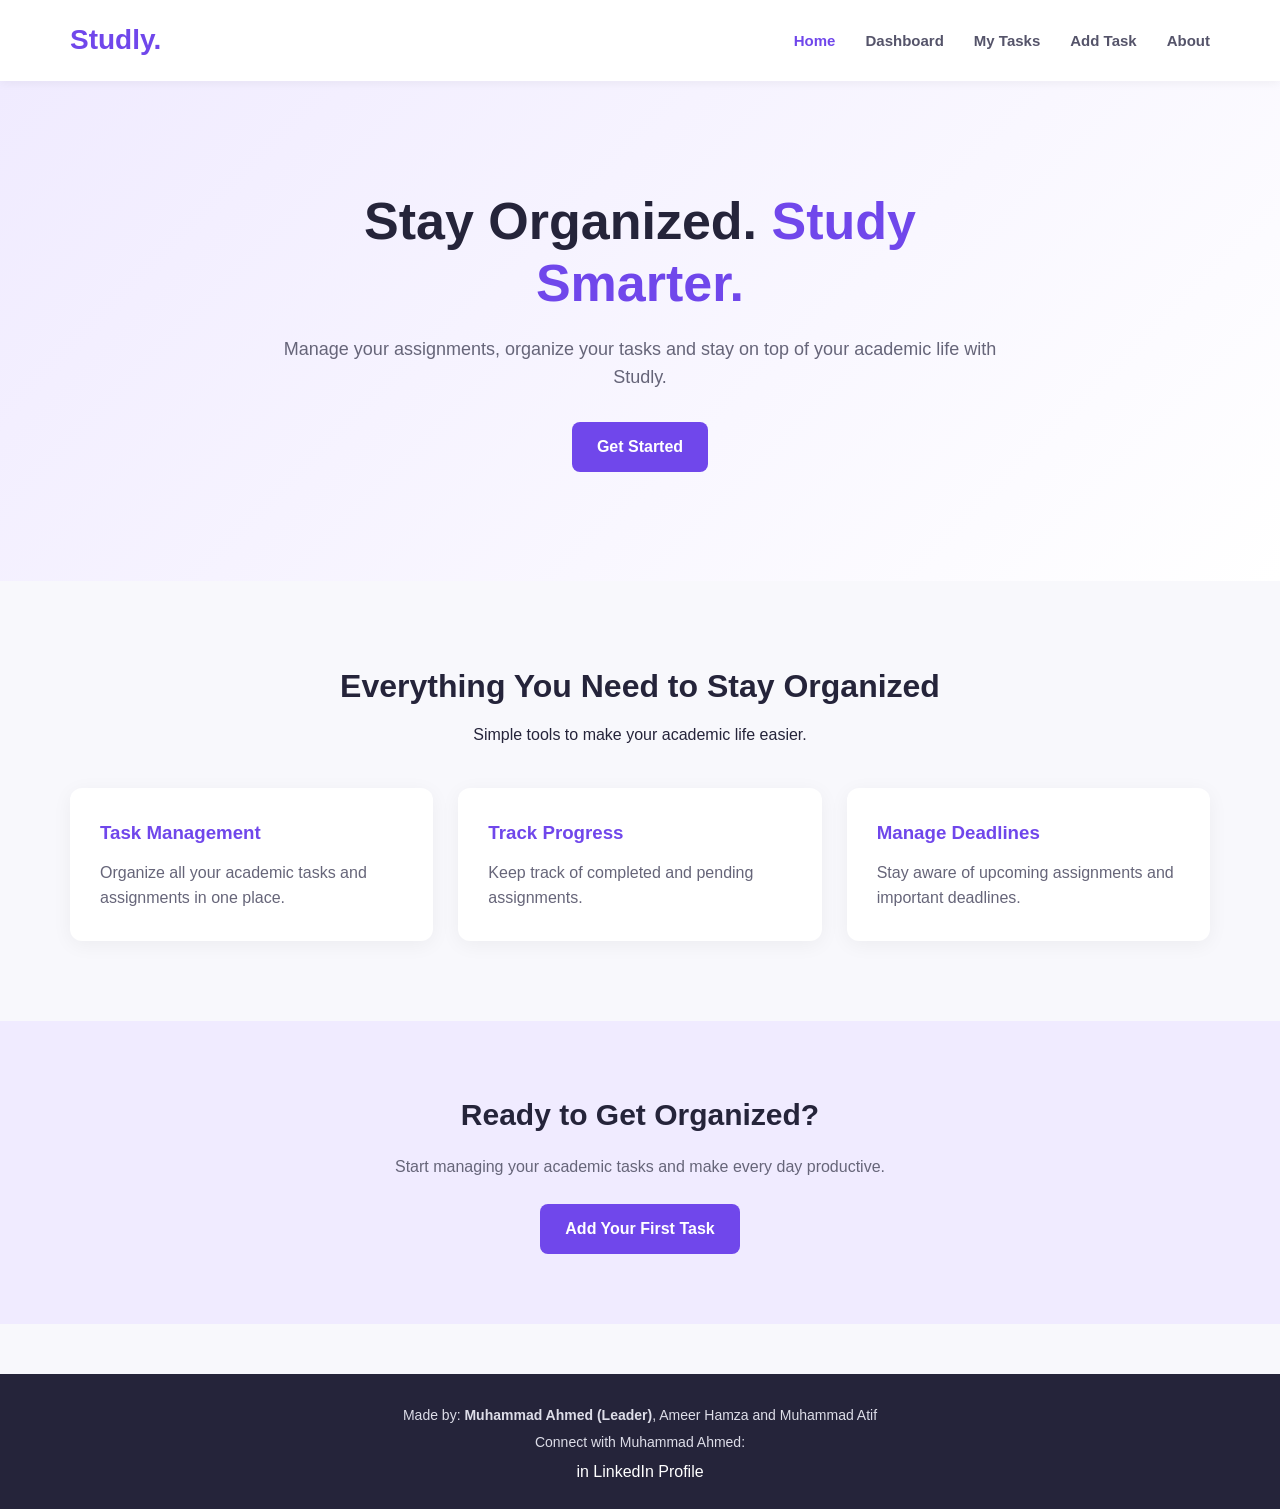
<file: index.html>
<!DOCTYPE html>
<html lang="en">

<head>
    <meta charset="UTF-8">
    <meta name="viewport" content="width=device-width, initial-scale=1.0">

    <title>Studly - Student Task Manager</title>

    <!-- CSS File -->
    <link rel="stylesheet" href="style.css">

    <!-- JavaScript File -->
    <script src="js/script.js" defer></script>
    <link rel="icon" type="image/png" href="favicon.png">
</head>

<body>

    <!-- Header Section -->
    <header class="header">

        <!-- Navigation Bar -->
        <nav class="navbar">

            <!-- Website Logo -->
            <div class="logo">
                <a href="index.html">Studly.</a>
            </div>

            <!-- Navigation Links -->
            <ul class="nav-links">

                <li>
                    <a href="index.html" class="active">Home</a>
                </li>

                <li>
                    <a href="dashboard.html">Dashboard</a>
                </li>

                <li>
                    <a href="tasks.html">My Tasks</a>
                </li>

                <li>
                    <a href="add-task.html">Add Task</a>
                </li>

                <li>
                    <a href="about.html">About</a>
                </li>

            </ul>

        </nav>

    </header>


    <!-- Main Content -->
    <main>

        <!-- Hero Section -->
        <section class="hero">

            <div class="hero-content">

                <h1>
                    Stay Organized.
                    <span>Study Smarter.</span>
                </h1>

                <p>
                    Manage your assignments, organize your tasks
                    and stay on top of your academic life with Studly.
                </p>

                <a href="dashboard.html" class="btn">
                    Get Started
                </a>

            </div>

        </section>


        <!-- Features Section -->
        <section class="features">

            <div class="section-heading">

                <h2>Everything You Need to Stay Organized</h2>

                <p>
                    Simple tools to make your academic life easier.
                </p>

            </div>


            <div class="feature-container">

                <!-- Feature One -->
                <div class="feature-card">

                    <h3>Task Management</h3>

                    <p>
                        Organize all your academic tasks
                        and assignments in one place.
                    </p>

                </div>


                <!-- Feature Two -->
                <div class="feature-card">

                    <h3>Track Progress</h3>

                    <p>
                        Keep track of completed and
                        pending assignments.
                    </p>

                </div>


                <!-- Feature Three -->
                <div class="feature-card">

                    <h3>Manage Deadlines</h3>

                    <p>
                        Stay aware of upcoming assignments
                        and important deadlines.
                    </p>

                </div>

            </div>

        </section>


        <!-- Call To Action Section -->
        <section class="cta">

            <h2>Ready to Get Organized?</h2>

            <p>
                Start managing your academic tasks
                and make every day productive.
            </p>

            <a href="add-task.html" class="btn">
                Add Your First Task
            </a>

        </section>

    </main>


    <!-- Footer Section -->
   
<!-- Footer -->
<footer class="footer">

    <p class="team-credit">
        Made by:
        <strong>Muhammad Ahmed (Leader)</strong>,
        Ameer Hamza and Muhammad Atif
    </p>

    <p class="linkedin-link">
        Connect with Muhammad Ahmed:
    </p>

    <a
        class="linkedin-profile"
        href="https://www.linkedin.com/in/muhammad-ahmed-29485931b/"
        target="_blank"
        rel="noopener noreferrer"
    >
        <span class="linkedin-icon">in</span>
        LinkedIn Profile
    </a>

</footer>


</body>

</html>
</file>
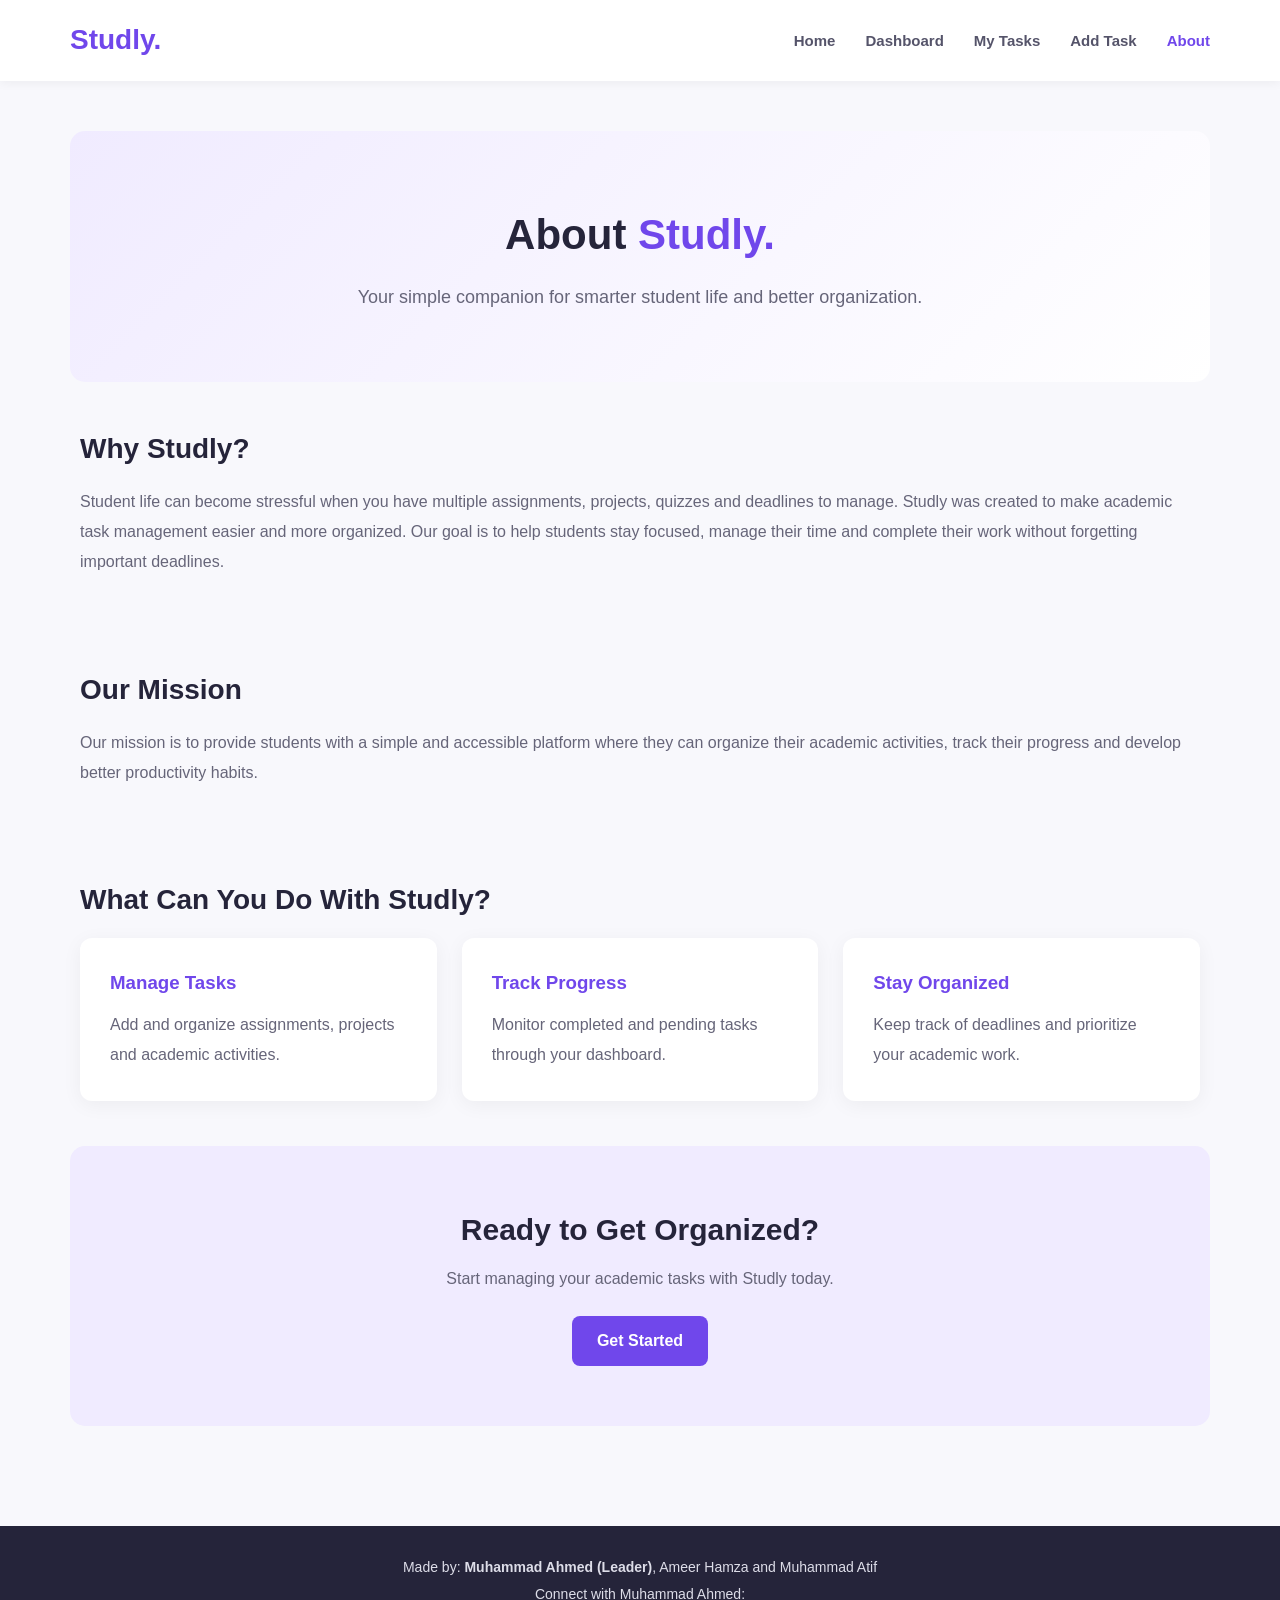
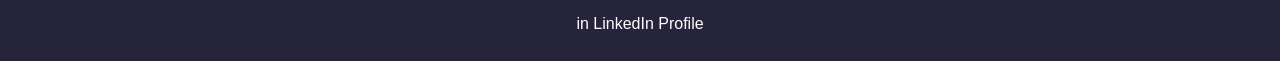
<file: about.html>
<!DOCTYPE html>
<html lang="en">
<head>
    <meta charset="UTF-8">
    <meta name="viewport" content="width=device-width, initial-scale=1.0">

    <title>About - Studly</title>

    <link rel="stylesheet" href="style.css">
    <script src="js/script.js" defer></script>
    <link rel="icon" type="image/png" href="favicon.png">
</head>
<body>

    <!-- Header and Navigation -->
    <header class="header">
        <nav class="navbar">

            <div class="logo">
                <a href="index.html">Studly.</a>
            </div>

            <ul class="nav-links">
                <li><a href="index.html">Home</a></li>
                <li><a href="dashboard.html">Dashboard</a></li>
                <li><a href="tasks.html">My Tasks</a></li>
                <li><a href="add-task.html">Add Task</a></li>
                <li><a href="about.html" class="active">About</a></li>
            </ul>

        </nav>
    </header>


    <!-- About Main Section -->
    <main class="about-page">

        <!-- Introduction -->
        <section class="about-hero">

            <h1>About <span>Studly.</span></h1>

            <p>
                Your simple companion for smarter
                student life and better organization.
            </p>

        </section>


        <!-- Our Story -->
        <section class="about-section">

            <h2>Why Studly?</h2>

            <p>
                Student life can become stressful when you
                have multiple assignments, projects, quizzes
                and deadlines to manage.

                Studly was created to make academic task
                management easier and more organized.

                Our goal is to help students stay focused,
                manage their time and complete their work
                without forgetting important deadlines.
            </p>

        </section>


        <!-- Our Mission -->
        <section class="about-section">

            <h2>Our Mission</h2>

            <p>
                Our mission is to provide students with
                a simple and accessible platform where
                they can organize their academic activities,
                track their progress and develop better
                productivity habits.
            </p>

        </section>


        <!-- Features -->
        <section class="about-section">

            <h2>What Can You Do With Studly?</h2>

            <div class="feature-container">

                <div class="feature-card">
                    <h3>Manage Tasks</h3>

                    <p>
                        Add and organize assignments,
                        projects and academic activities.
                    </p>
                </div>


                <div class="feature-card">
                    <h3>Track Progress</h3>

                    <p>
                        Monitor completed and pending
                        tasks through your dashboard.
                    </p>
                </div>


                <div class="feature-card">
                    <h3>Stay Organized</h3>

                    <p>
                        Keep track of deadlines and
                        prioritize your academic work.
                    </p>
                </div>

            </div>

        </section>


        <!-- Call To Action -->
        <section class="about-cta">

            <h2>Ready to Get Organized?</h2>

            <p>
                Start managing your academic tasks
                with Studly today.
            </p>

            <a href="add-task.html" class="btn">
                Get Started
            </a>

        </section>

    </main>


    <!-- Footer -->
   
<!-- Footer -->
<footer class="footer">

    <p class="team-credit">
        Made by:
        <strong>Muhammad Ahmed (Leader)</strong>,
        Ameer Hamza and Muhammad Atif
    </p>

    <p class="linkedin-link">
        Connect with Muhammad Ahmed:
    </p>

    <a
        class="linkedin-profile"
        href="https://www.linkedin.com/in/muhammad-ahmed-29485931b/"
        target="_blank"
        rel="noopener noreferrer"
    >
        <span class="linkedin-icon">in</span>
        LinkedIn Profile
    </a>

</footer>


</body>
</html>
</file>
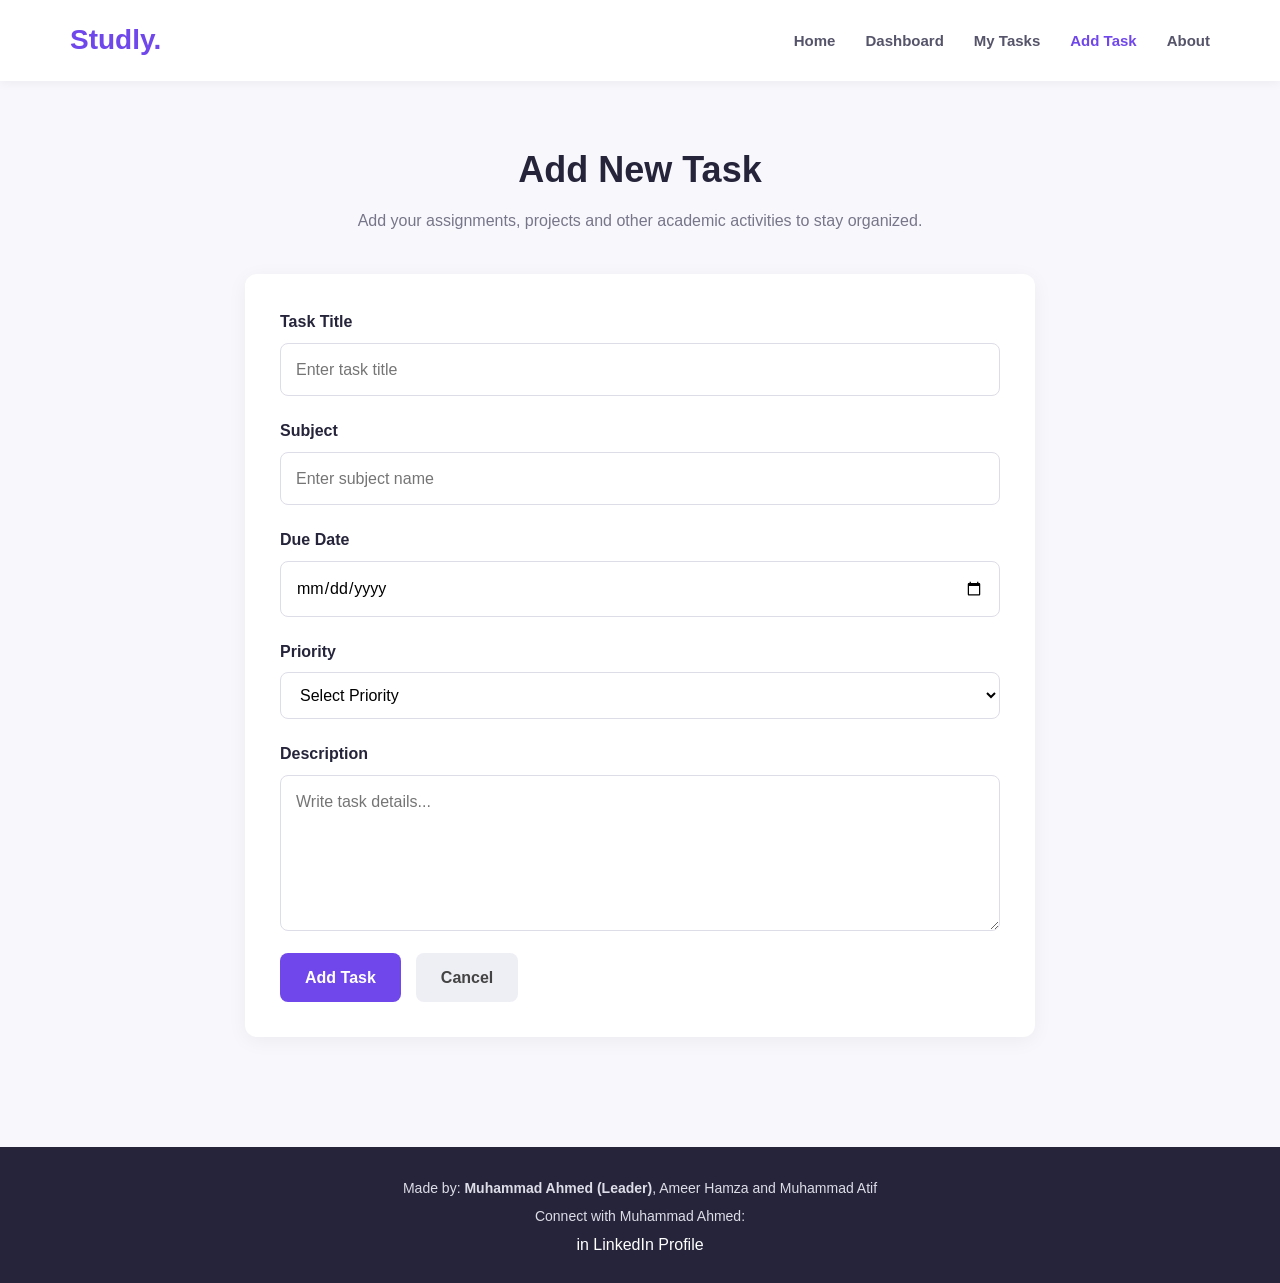
<file: add-task.html>
<!DOCTYPE html>
<html lang="en">
<head>
    <meta charset="UTF-8">
    <meta name="viewport" content="width=device-width, initial-scale=1.0">

    <title>Add Task - Studly</title>

    <link rel="stylesheet" href="style.css">
    <script src="js/script.js" defer></script>
    <link rel="icon" type="image/png" href="favicon.png">
</head>
<body>

    <!-- Header and Navigation -->
    <header class="header">
        <nav class="navbar">

            <div class="logo">
                <a href="index.html">Studly.</a>
            </div>

            <ul class="nav-links">
                <li><a href="index.html">Home</a></li>
                <li><a href="dashboard.html">Dashboard</a></li>
                <li><a href="tasks.html">My Tasks</a></li>
                <li><a href="add-task.html" class="active">Add Task</a></li>
                <li><a href="about.html">About</a></li>
            </ul>

        </nav>
    </header>


    <!-- Add Task Main Section -->
    <main class="add-task-page">

        <section class="page-heading">
            <h1>Add New Task</h1>

            <p>
                Add your assignments, projects and other
                academic activities to stay organized.
            </p>
        </section>


        <!-- Task Form -->
        <section class="task-form-container">

            <form id="task-form">

                <div class="form-group">
                    <label for="task-title">Task Title</label>

                    <input
                        type="text"
                        id="task-title"
                        placeholder="Enter task title"
                        required
                    >
                </div>


                <div class="form-group">
                    <label for="task-subject">Subject</label>

                    <input
                        type="text"
                        id="task-subject"
                        placeholder="Enter subject name"
                        required
                    >
                </div>


                <div class="form-group">
                    <label for="task-date">Due Date</label>

                    <input
                        type="date"
                        id="task-date"
                        required
                    >
                </div>


                <div class="form-group">
                    <label for="task-priority">Priority</label>

                    <select id="task-priority" required>

                        <option value="">Select Priority</option>

                        <option value="low">Low</option>

                        <option value="medium">Medium</option>

                        <option value="high">High</option>

                    </select>
                </div>


                <div class="form-group">
                    <label for="task-description">
                        Description
                    </label>

                    <textarea
                        id="task-description"
                        rows="5"
                        placeholder="Write task details..."
                    ></textarea>
                </div>


                <div class="form-buttons">

                    <button type="submit" class="btn">
                        Add Task
                    </button>

                    <a href="tasks.html" class="cancel-btn">
                        Cancel
                    </a>

                </div>

            </form>

        </section>

    </main>


    <!-- Footer -->
  
<!-- Footer -->
<footer class="footer">

    <p class="team-credit">
        Made by:
        <strong>Muhammad Ahmed (Leader)</strong>,
        Ameer Hamza and Muhammad Atif
    </p>

    <p class="linkedin-link">
        Connect with Muhammad Ahmed:
    </p>

    <a
        class="linkedin-profile"
        href="https://www.linkedin.com/in/muhammad-ahmed-29485931b/"
        target="_blank"
        rel="noopener noreferrer"
    >
        <span class="linkedin-icon">in</span>
        LinkedIn Profile
    </a>

</footer>

</body>
</html>
</file>
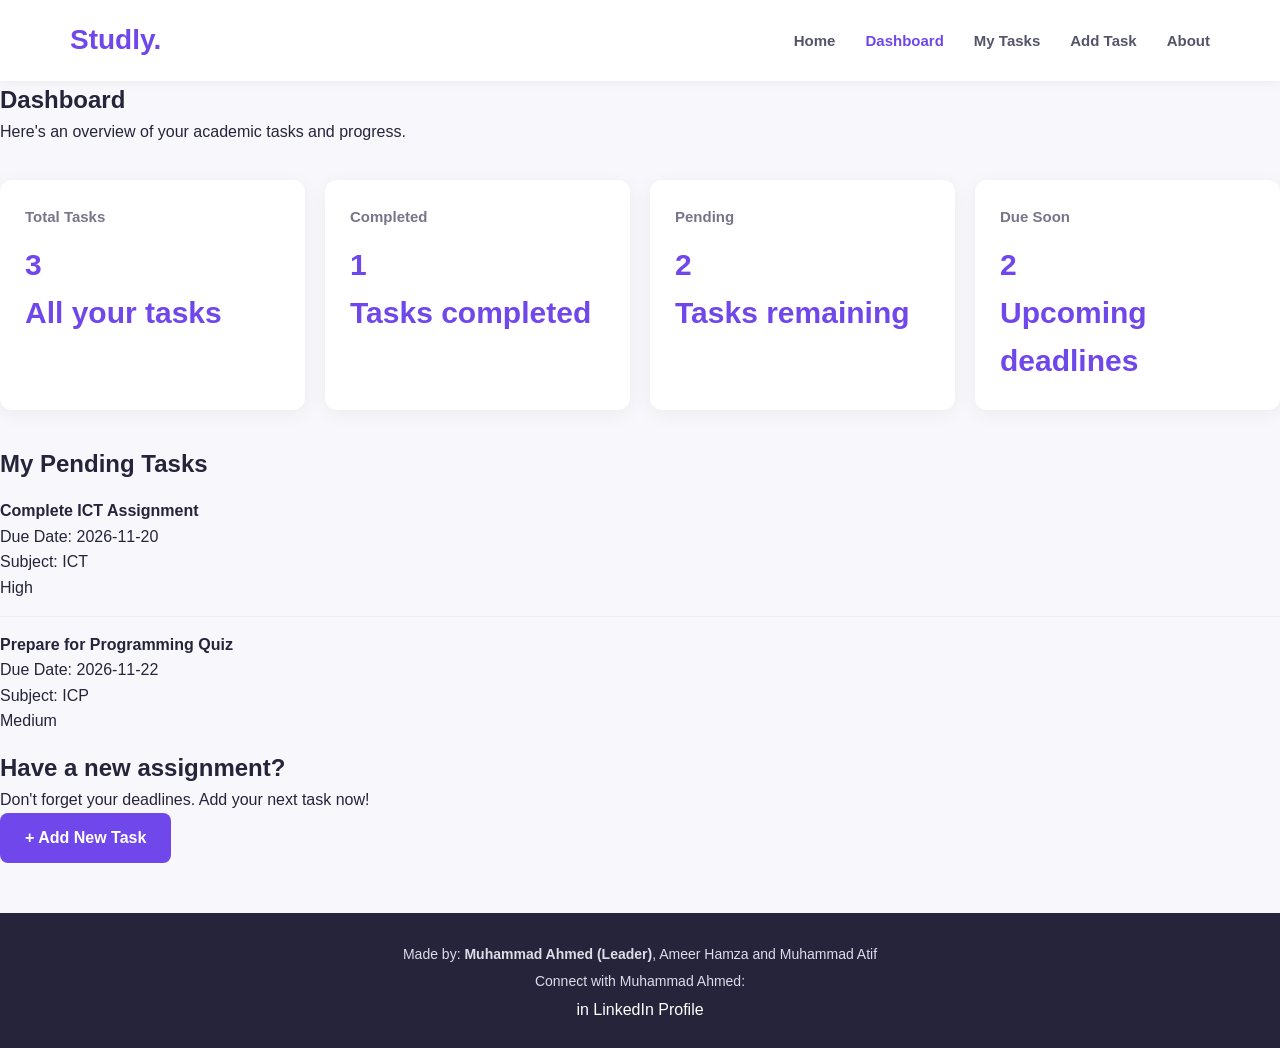
<file: dashboard.html>
<!DOCTYPE html>
<html lang="en">

<head>
    <meta charset="UTF-8">
    <meta name="viewport" content="width=device-width, initial-scale=1.0">

    <title>Dashboard - Studly</title>

    <!-- CSS File -->
    <link rel="stylesheet" href="style.css">

    <!-- JavaScript File -->
    <script src="js/script.js" defer></script>
    <link rel="icon" type="image/png" href="favicon.png">
</head>

<body>

    <!-- Header Section -->
    <header class="header">

        <nav class="navbar">

            <!-- Website Logo -->
            <div class="logo">
                <a href="index.html">Studly.</a>
            </div>

            <!-- Navigation Links -->
            <ul class="nav-links">

                <li>
                    <a href="index.html">Home</a>
                </li>

                <li>
                    <a href="dashboard.html" class="active">Dashboard</a>
                </li>

                <li>
                    <a href="tasks.html">My Tasks</a>
                </li>

                <li>
                    <a href="add-task.html">Add Task</a>
                </li>

                <li>
                    <a href="about.html">About</a>
                </li>

            </ul>

        </nav>

    </header>


    <!-- Main Dashboard -->
    <main class="dashboard">

        <!-- Dashboard Heading -->
        <section class="dashboard-heading">

            <div>
                <h1>Dashboard</h1>

                <p>
                    Here's an overview of your academic tasks and progress.
                </p>
            </div>

        </section>


        <!-- Statistics Section -->
        <section class="stats-container">

            <!-- Total Tasks -->
            <div class="stat-card">

                <h3>Total Tasks</h3>

                <p class="stat-number" id="total-tasks">0</p>

                <p>All your tasks</p>

            </div>


            <!-- Completed Tasks -->
            <div class="stat-card">

                <h3>Completed</h3>

                <p class="stat-number" id="completed-tasks">0</p>

                <p>Tasks completed</p>

            </div>


            <!-- Pending Tasks -->
            <div class="stat-card">

                <h3>Pending</h3>

                <p class="stat-number" id="pending-tasks">0</p>

                <p>Tasks remaining</p>

            </div>


            <!-- Due Tasks -->
            <div class="stat-card">

                <h3>Due Soon</h3>

                <p class="stat-number" id="due-tasks">0</p>

                <p>Upcoming deadlines</p>

            </div>

        </section>


        <!-- Pending Tasks Section -->
        <section class="dashboard-content">

            <div class="dashboard-card">

                <h2>My Pending Tasks</h2>

                <div class="deadline-list" id="pending-list">

                    <!-- Pending tasks will appear here through JavaScript -->

                </div>

            </div>

        </section>


        <!-- Quick Action -->
        <section class="quick-action">

            <h2>Have a new assignment?</h2>

            <p>
                Don't forget your deadlines. Add your next task now!
            </p>

            <a href="add-task.html" class="btn">
                + Add New Task
            </a>

        </section>

    </main>


    <!-- Footer -->
    <footer class="footer">

        <p class="team-credit">
            Made by:
            <strong>Muhammad Ahmed (Leader)</strong>,
            Ameer Hamza and Muhammad Atif
        </p>

        <p class="linkedin-link">
            Connect with Muhammad Ahmed:
        </p>

        <a
            class="linkedin-profile"
            href="https://www.linkedin.com/in/muhammad-ahmed-29485931b/"
            target="_blank"
            rel="noopener noreferrer"
        >
            <span class="linkedin-icon">in</span>
            LinkedIn Profile
        </a>

    </footer>

</body>

</html>
</file>
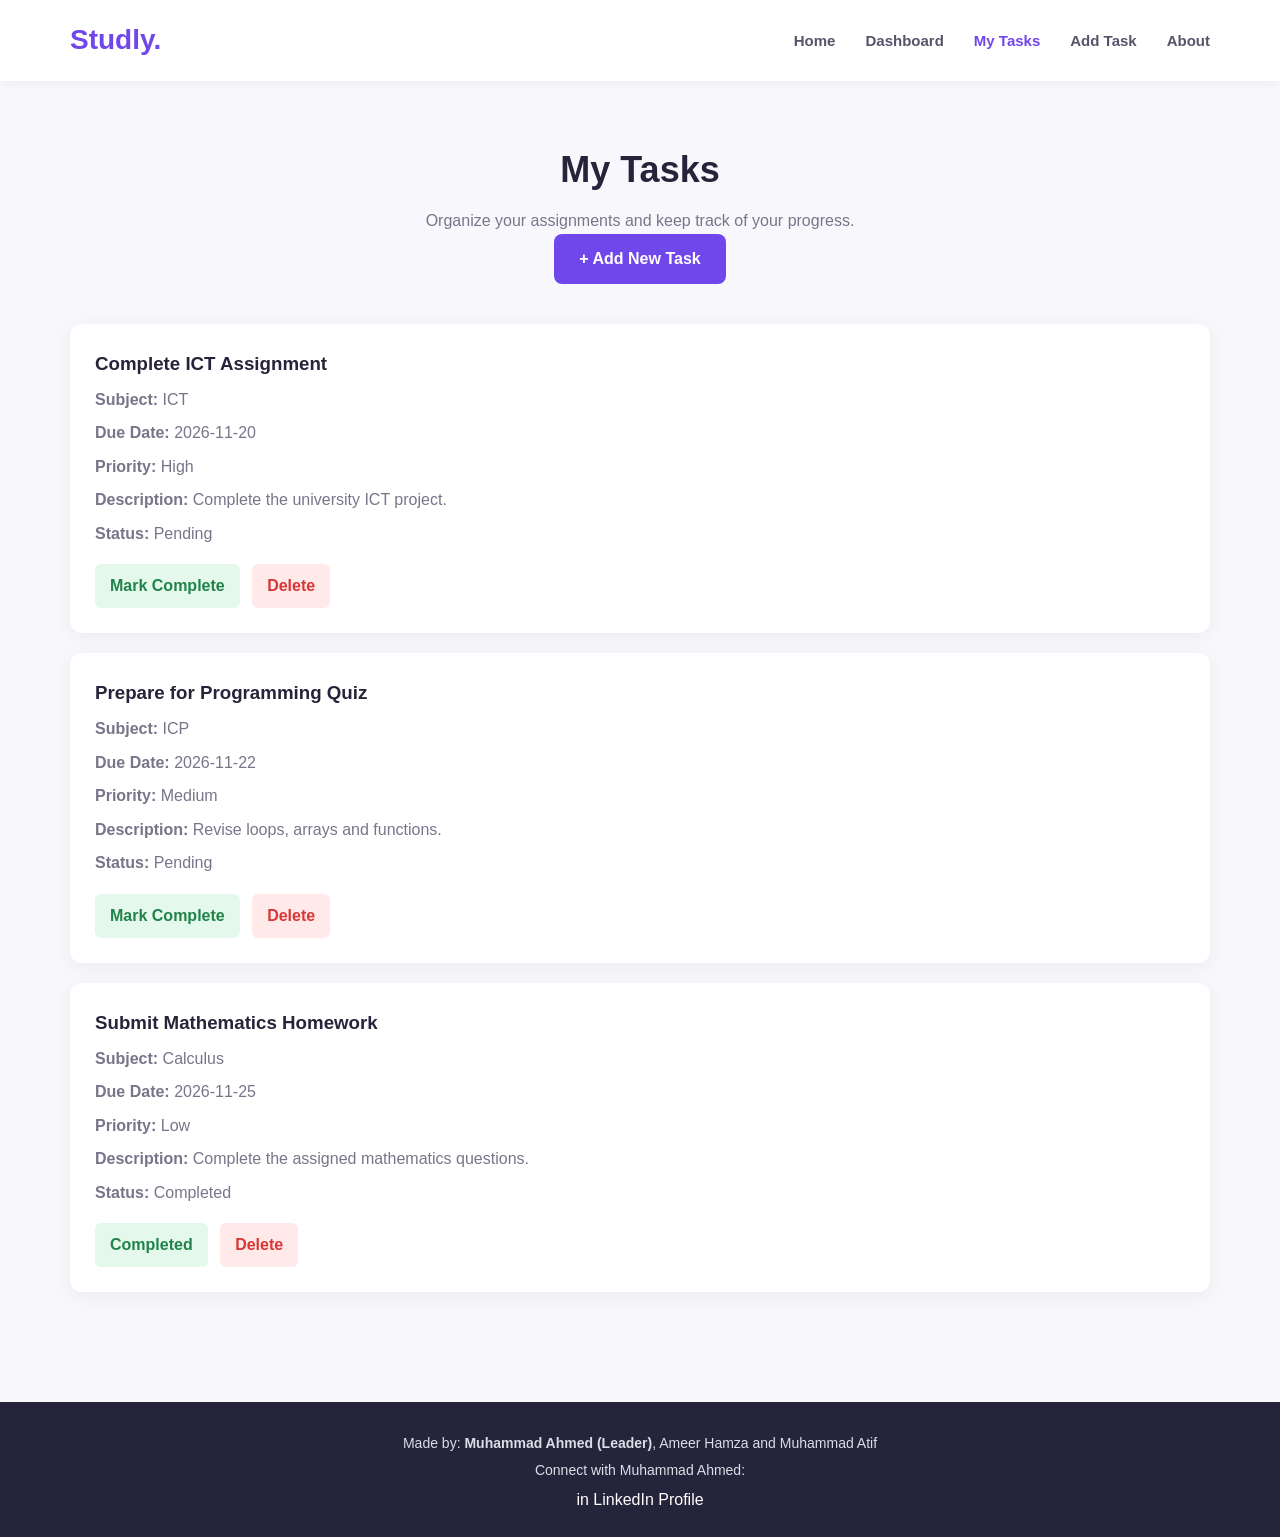
<file: tasks.html>
<!DOCTYPE html>
<html lang="en">

<head>
    <meta charset="UTF-8">
    <meta name="viewport" content="width=device-width, initial-scale=1.0">

    <title>My Tasks - Studly</title>

    <link rel="stylesheet" href="style.css">
    <script src="js/script.js" defer></script>
    <link rel="icon" type="image/png" href="favicon.png">
</head>

<body>

    <!-- Header -->
    <header class="header">

        <nav class="navbar">

            <div class="logo">
                <a href="index.html">Studly.</a>
            </div>

            <ul class="nav-links">

                <li><a href="index.html">Home</a></li>

                <li><a href="dashboard.html">Dashboard</a></li>

                <li><a href="tasks.html" class="active">My Tasks</a></li>

                <li><a href="add-task.html">Add Task</a></li>

                <li><a href="about.html">About</a></li>

            </ul>

        </nav>

    </header>


    <!-- Main Content -->
    <main class="tasks-page">

        <!-- Page Heading -->
        <section class="page-heading">

            <div>
                <h1>My Tasks</h1>

                <p>Organize your assignments and keep track of your progress.</p>
            </div>

            <a href="add-task.html" class="btn">
                + Add New Task
            </a>

        </section>


        <!-- Task List -->
        <section class="task-list" id="task-list">

            <!-- Task One -->
            <div class="task-card">

                <div class="task-info">

                    <h3>Complete ICT Project</h3>

                    <p>Subject: ICT</p>

                    <p>Due Date: November 20, 2026</p>

                </div>

                <div class="task-details">

                    <span class="priority high">High</span>

                    <span class="task-status pending">Pending</span>

                    <button class="complete-btn">
                        Mark Complete
                    </button>

                    <button class="delete-btn">
                        Delete
                    </button>

                </div>

            </div>


            <!-- Task Two -->
            <div class="task-card">

                <div class="task-info">

                    <h3>JavaScript Practice</h3>

                    <p>Subject: Web Development</p>

                    <p>Due Date: November 22, 2026</p>

                </div>

                <div class="task-details">

                    <span class="priority medium">Medium</span>

                    <span class="task-status pending">Pending</span>

                    <button class="complete-btn">
                        Mark Complete
                    </button>

                    <button class="delete-btn">
                        Delete
                    </button>

                </div>

            </div>


            <!-- Task Three -->
            <div class="task-card">

                <div class="task-info">

                    <h3>Database Assignment</h3>

                    <p>Subject: Database Systems</p>

                    <p>Due Date: November 25, 2026</p>

                </div>

                <div class="task-details">

                    <span class="priority low">Low</span>

                    <span class="task-status completed">Completed</span>

                    <button class="complete-btn">
                        Completed
                    </button>

                    <button class="delete-btn">
                        Delete
                    </button>

                </div>

            </div>

        </section>


        <!-- Empty State -->
        <p id="empty-message" hidden>
            No tasks found.
        </p>

    </main>


    <!-- Footer -->
    
<!-- Footer -->
<footer class="footer">

    <p class="team-credit">
        Made by:
        <strong>Muhammad Ahmed (Leader)</strong>,
        Ameer Hamza and Muhammad Atif
    </p>

    <p class="linkedin-link">
        Connect with Muhammad Ahmed:
    </p>

    <a
        class="linkedin-profile"
        href="https://www.linkedin.com/in/muhammad-ahmed-29485931b/"
        target="_blank"
        rel="noopener noreferrer"
    >
        <span class="linkedin-icon">in</span>
        LinkedIn Profile
    </a>

</footer>

</body>

</html>
</file>
<file: style.css>
* {
    margin: 0;
    padding: 0;
    box-sizing: border-box;
}

body {
    font-family: Arial, Helvetica, sans-serif;
    background-color: #f8f8fc;
    color: #25243a;
    line-height: 1.6;
}

a {
    text-decoration: none;
    color: inherit;
}

button,
input,
select,
textarea {
    font: inherit;
}

button {
    cursor: pointer;
}

ul {
    list-style: none;
}




/* =====================================
   2. NAVIGATION BAR
===================================== */

.header {
    background-color: #ffffff;
    box-shadow: 0 2px 10px rgba(0, 0, 0, 0.05);
    position: sticky;
    top: 0;
    z-index: 100;
}

.navbar {
    max-width: 1200px;
    margin: auto;
    padding: 18px 30px;

    display: flex;
    justify-content: space-between;
    align-items: center;
}

.logo a {
    font-size: 28px;
    font-weight: bold;
    color: #7047eb;
}

.nav-links {
    display: flex;
    align-items: center;
    gap: 30px;
}

.nav-links a {
    font-size: 15px;
    font-weight: 600;
    color: #55546a;
    transition: 0.3s;
}

.nav-links a:hover,
.nav-links a.active {
    color: #7047eb;
}



/* =====================================
   3. BUTTONS
===================================== */

.btn {
    display: inline-block;
    background-color: #7047eb;
    color: #ffffff;

    padding: 12px 25px;
    border: none;
    border-radius: 8px;

    font-weight: 600;
    transition: 0.3s;
}

.btn:hover {
    background-color: #5932cf;
    transform: translateY(-2px);
}

.cancel-btn {
    display: inline-block;
    padding: 12px 25px;
    border-radius: 8px;

    background-color: #eeeeF5;
    color: #444;
    font-weight: 600;

    transition: 0.3s;
}

.cancel-btn:hover {
    background-color: #ddddE8;
}



/* =====================================
   4. HOME PAGE
===================================== */

.hero {
    min-height: 500px;
    padding: 100px 30px;

    display: flex;
    align-items: center;
    justify-content: center;

    text-align: center;

    background: linear-gradient(
        135deg,
        #f0ebff,
        #ffffff
    );
}

.hero-content {
    max-width: 750px;
}

.hero h1 {
    font-size: 52px;
    line-height: 1.2;
    margin-bottom: 20px;
}

.hero h1 span {
    color: #7047eb;
}

.hero p {
    font-size: 18px;
    color: #666579;
    margin-bottom: 30px;
}

.features {
    padding: 80px 30px;
    max-width: 1200px;
    margin: auto;
}

.section-heading {
    text-align: center;
    margin-bottom: 40px;
}

.section-heading h2 {
    font-size: 32px;
    margin-bottom: 10px;
}

.feature-container {
    display: grid;
    grid-template-columns: repeat(3, 1fr);
    gap: 25px;
}

.feature-card {
    background-color: #ffffff;
    padding: 30px;
    border-radius: 12px;

    box-shadow: 0 4px 20px rgba(0, 0, 0, 0.05);

    transition: 0.3s;
}

.feature-card:hover {
    transform: translateY(-5px);
}

.feature-card h3 {
    color: #7047eb;
    margin-bottom: 12px;
}

.feature-card p {
    color: #666579;
}

.cta {
    text-align: center;
    padding: 70px 30px;
    background-color: #f0ebff;
}

.cta h2 {
    font-size: 30px;
    margin-bottom: 15px;
}

.cta p {
    margin-bottom: 25px;
    color: #666579;
}



/* =====================================
   5. PAGE HEADINGS
===================================== */

.page-heading {
    text-align: center;
    margin-bottom: 40px;
}

.page-heading h1 {
    font-size: 36px;
    margin-bottom: 10px;
}

.page-heading p {
    color: #777589;
}


/* =====================================
   6. DASHBOARD
===================================== */

.dashboard-page {
    max-width: 1200px;
    margin: auto;
    padding: 60px 30px;
}

.dashboard-page h1 {
    margin-bottom: 10px;
}

.stats-container {
    display: grid;
    grid-template-columns: repeat(4, 1fr);
    gap: 20px;
    margin: 35px 0;
}

.stat-card {
    background-color: #ffffff;
    padding: 25px;
    border-radius: 12px;

    box-shadow: 0 4px 20px rgba(0, 0, 0, 0.05);
}

.stat-card h3 {
    font-size: 15px;
    color: #777589;
    margin-bottom: 12px;
}

.stat-card p,
.stat-card h2 {
    font-size: 30px;
    color: #7047eb;
    font-weight: bold;
}

.progress-card,
.upcoming-deadlines {
    background-color: #ffffff;
    padding: 30px;
    border-radius: 12px;
    margin-bottom: 25px;

    box-shadow: 0 4px 20px rgba(0, 0, 0, 0.05);
}

.progress-bar {
    width: 100%;
    height: 12px;
    background-color: #eeeeF5;
    border-radius: 20px;
    overflow: hidden;
    margin: 15px 0;
}

.progress-fill {
    height: 100%;
    background-color: #7047eb;
    border-radius: 20px;
}

.deadline-item {
    padding: 15px 0;
    border-bottom: 1px solid #eeeeF5;
}

.deadline-item:last-child {
    border-bottom: none;
}



/* =====================================
   7. MY TASKS PAGE
===================================== */

.tasks-page {
    max-width: 1200px;
    margin: auto;
    padding: 60px 30px;
}

.task-controls {
    display: flex;
    gap: 15px;
    margin-bottom: 30px;
}

.task-controls input,
.task-controls select {
    padding: 12px 15px;
    border: 1px solid #ddddE8;
    border-radius: 8px;
    background-color: #ffffff;
    outline: none;
}

.task-controls input {
    flex: 1;
}

.task-controls input:focus,
.task-controls select:focus {
    border-color: #7047eb;
}

.task-list {
    display: grid;
    gap: 20px;
}

.task-card {
    background-color: #ffffff;
    padding: 25px;
    border-radius: 12px;

    box-shadow: 0 4px 20px rgba(0, 0, 0, 0.05);
}

.task-card h3 {
    margin-bottom: 8px;
}

.task-card p {
    color: #777589;
    margin-bottom: 8px;
}

.complete-btn,
.delete-btn {
    padding: 9px 15px;
    border: none;
    border-radius: 6px;
    margin: 10px 8px 0 0;
    font-weight: 600;
}

.complete-btn {
    background-color: #e5f8ec;
    color: #21834a;
}

.delete-btn {
    background-color: #ffe9e9;
    color: #d93636;
}

.complete-btn:hover {
    background-color: #c9f0d6;
}

.delete-btn:hover {
    background-color: #ffd1d1;
}

#empty-message {
    text-align: center;
    color: #777589;
    margin-top: 30px;
}



/* =====================================
   8. ADD TASK PAGE
===================================== */

.add-task-page {
    max-width: 850px;
    margin: auto;
    padding: 60px 30px;
}

.task-form-container {
    background-color: #ffffff;
    padding: 35px;
    border-radius: 12px;

    box-shadow: 0 4px 20px rgba(0, 0, 0, 0.05);
}

.form-group {
    display: flex;
    flex-direction: column;
    margin-bottom: 22px;
}

.form-group label {
    font-weight: 600;
    margin-bottom: 8px;
}

.form-group input,
.form-group select,
.form-group textarea {
    width: 100%;
    padding: 13px 15px;

    border: 1px solid #ddddE8;
    border-radius: 8px;

    background-color: #ffffff;
    outline: none;
}

.form-group input:focus,
.form-group select:focus,
.form-group textarea:focus {
    border-color: #7047eb;
}

.form-group textarea {
    resize: vertical;
}

.form-buttons {
    display: flex;
    align-items: center;
    gap: 15px;
}



/* =====================================
   9. ABOUT PAGE
===================================== */

.about-page {
    max-width: 1200px;
    margin: auto;
    padding: 50px 30px;
}

.about-hero {
    text-align: center;
    padding: 70px 20px;

    background: linear-gradient(
        135deg,
        #f0ebff,
        #ffffff
    );

    border-radius: 15px;
}

.about-hero h1 {
    font-size: 42px;
    margin-bottom: 15px;
}

.about-hero h1 span {
    color: #7047eb;
}

.about-hero p {
    color: #666579;
    font-size: 18px;
}

.about-section {
    padding: 45px 10px;
}

.about-section h2 {
    font-size: 28px;
    margin-bottom: 15px;
}

.about-section p {
    color: #666579;
    line-height: 1.9;
}

.about-cta {
    text-align: center;
    padding: 60px 20px;

    background-color: #f0ebff;
    border-radius: 15px;
}

.about-cta h2 {
    font-size: 30px;
    margin-bottom: 12px;
}

.about-cta p {
    margin-bottom: 25px;
    color: #666579;
}



/* =====================================
   10. FOOTER
===================================== */

.footer {
    background-color: #25243a;
    color: #ffffff;

    text-align: center;
    padding: 25px 15px;
    margin-top: 50px;
}

.footer p {
    margin: 5px 0;
    font-size: 14px;
    color: #ddddE8;
}



/* =====================================
   11. RESPONSIVE DESIGN
===================================== */

@media (max-width: 768px) {

    .navbar {
        flex-direction: column;
        gap: 18px;
    }

    .nav-links {
        flex-wrap: wrap;
        justify-content: center;
        gap: 15px;
    }

    .hero {
        padding: 70px 20px;
    }

    .hero h1 {
        font-size: 36px;
    }

    .feature-container {
        grid-template-columns: 1fr;
    }

    .stats-container {
        grid-template-columns: repeat(2, 1fr);
    }

    .task-controls {
        flex-direction: column;
    }

    .about-hero h1 {
        font-size: 34px;
    }

    .task-form-container {
        padding: 22px;
    }

}

@media (max-width: 480px) {

    .nav-links {
        gap: 12px;
    }

    .nav-links a {
        font-size: 13px;
    }

    .hero h1 {
        font-size: 30px;
    }

    .stats-container {
        grid-template-columns: 1fr;
    }

    .form-buttons {
        flex-direction: column;
        align-items: stretch;
    }

    .form-buttons .btn,
    .form-buttons .cancel-btn {
        text-align: center;
    }

}
</file>
